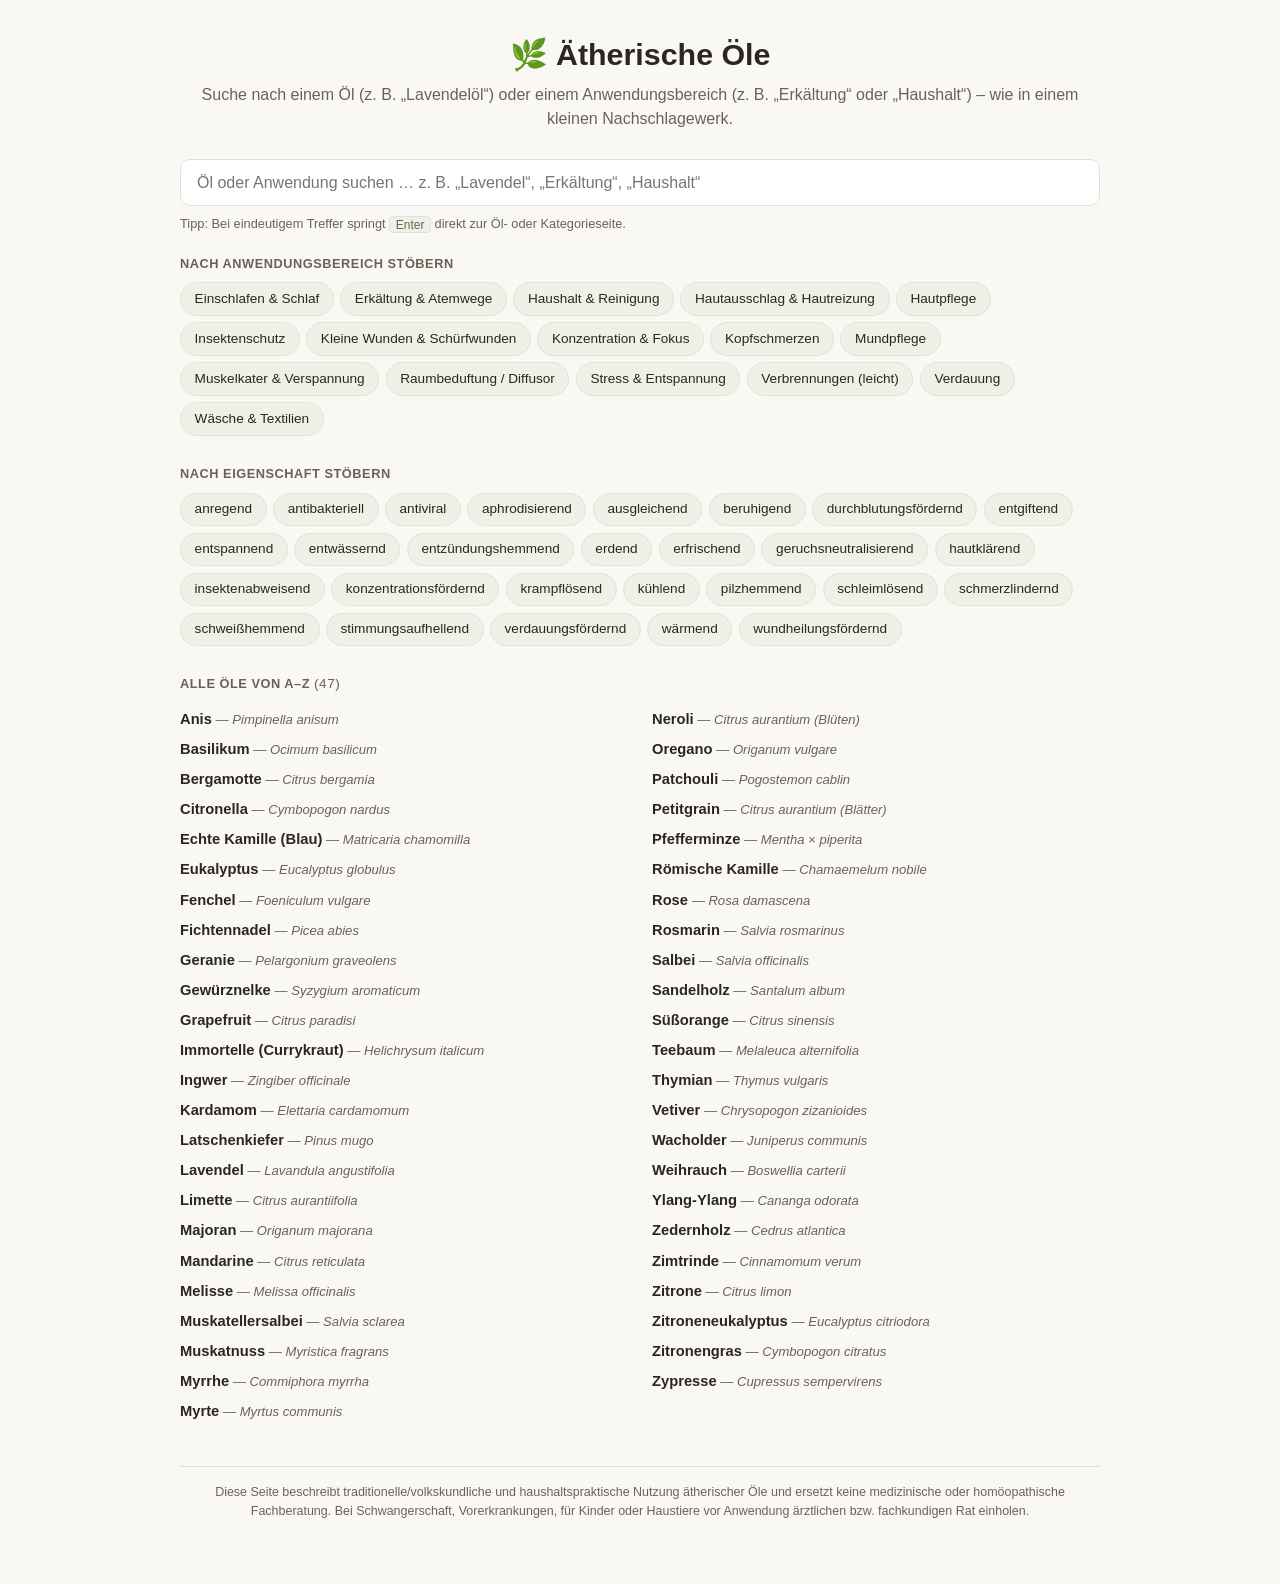
<file: index.html>
<!doctype html>
<html lang="de">
<head>
  <meta charset="utf-8" />
  <meta name="viewport" content="width=device-width, initial-scale=1" />
  <title>Ätherische Öle – Suche nach Anwendung &amp; Eigenschaften</title>
  <meta
    name="description"
    content="Suche nach Öl-Namen oder Anwendungsbereich: durchsuchbares Nachschlagewerk zu ätherischen Ölen mit Artikel- und Kategorieseiten."
  />
  <link rel="stylesheet" href="style.css" />
</head>
<body>
  <div class="wrap">
    <header class="page-header">
      <h1>🌿 Ätherische Öle</h1>
      <p>
        Suche nach einem Öl (z.&nbsp;B. „Lavendelöl“) oder einem Anwendungsbereich
        (z.&nbsp;B. „Erkältung“ oder „Haushalt“) – wie in einem kleinen Nachschlagewerk.
      </p>
    </header>

    <div class="search-box">
      <input
        id="search-input"
        type="text"
        placeholder="Öl oder Anwendung suchen … z. B. „Lavendel“, „Erkältung“, „Haushalt“"
        autocomplete="off"
      />
      <button id="clear-btn" class="clear-btn" type="button" aria-label="Suche löschen">✕</button>
    </div>
    <p class="search-hint">
      Tipp: Bei eindeutigem Treffer springt <kbd>Enter</kbd> direkt zur Öl- oder
      Kategorieseite.
    </p>

    <section id="search-results" class="search-results" hidden>
      <div id="results-oele" class="results-group">
        <h2>Öle</h2>
        <div class="results grid" id="results-oele-grid"></div>
      </div>
      <div id="results-tags" class="results-group">
        <h2>Anwendungsbereiche &amp; Eigenschaften</h2>
        <div class="chip-row link-chip-row" id="results-tags-row"></div>
      </div>
      <p id="results-empty" class="empty-state" hidden>
        Keine Treffer. Versuche einen anderen Begriff, z. B. einen Ölnamen oder
        ein Stichwort wie „Schlaf“ oder „Reinigung“.
      </p>
    </section>

    <section id="browse" class="browse">
      <div class="browse-section">
        <h2>Nach Anwendungsbereich stöbern</h2>
        <div id="anwendung-chips" class="chip-row link-chip-row"></div>
      </div>
      <div class="browse-section">
        <h2>Nach Eigenschaft stöbern</h2>
        <div id="eigenschaften-chips" class="chip-row link-chip-row"></div>
      </div>
      <div class="browse-section">
        <h2>Alle Öle von A–Z <span id="az-count" class="muted"></span></h2>
        <ul id="az-list" class="az-list"></ul>
      </div>
    </section>

    <footer class="disclaimer">
      Diese Seite beschreibt traditionelle/volkskundliche und haushaltspraktische
      Nutzung ätherischer Öle und ersetzt keine medizinische oder homöopathische
      Fachberatung. Bei Schwangerschaft, Vorerkrankungen, für Kinder oder
      Haustiere vor Anwendung ärztlichen bzw. fachkundigen Rat einholen.
    </footer>
  </div>

  <script src="data.js"></script>
  <script src="common.js"></script>
  <script src="search.js"></script>
</body>
</html>
</file>
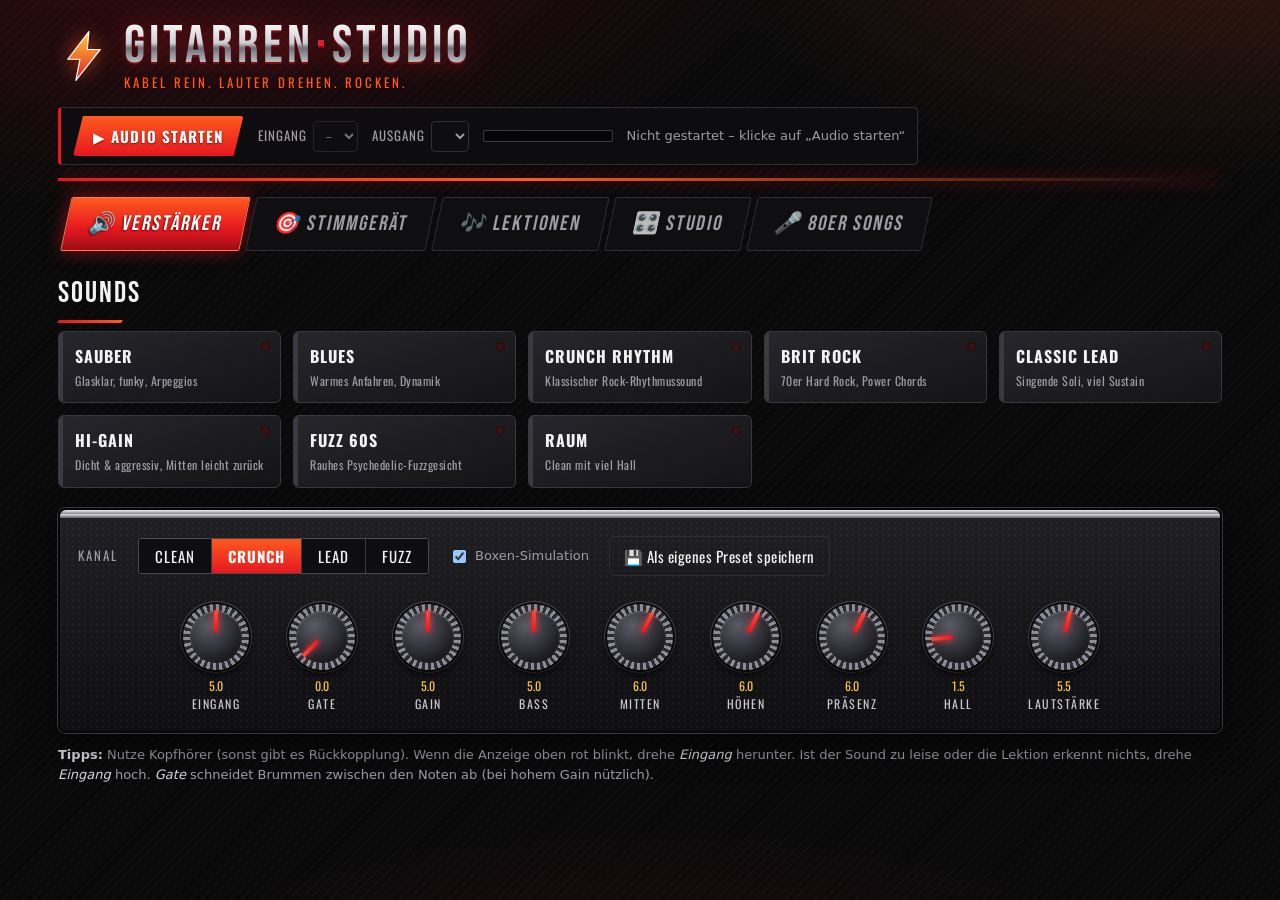
<file: gitarren-studio/index.html>
<!doctype html>
<html lang="de">
<head>
  <meta charset="utf-8">
  <meta name="viewport" content="width=device-width, initial-scale=1">
  <title>Gitarren-Studio</title>
  <link rel="preconnect" href="https://fonts.googleapis.com">
  <link rel="preconnect" href="https://fonts.gstatic.com" crossorigin>
  <link rel="stylesheet" href="https://fonts.googleapis.com/css2?family=Bebas+Neue&family=Oswald:wght@400;500;700&display=swap">
  <link rel="stylesheet" href="style.css">
</head>
<body>
<div class="app">
  <header class="top">
    <div class="brand">
      <svg class="logo" viewBox="0 0 64 64" aria-hidden="true">
        <defs><linearGradient id="lg" x1="0" y1="0" x2="0" y2="1"><stop offset="0" stop-color="#ffd23d"/><stop offset="1" stop-color="#e5171f"/></linearGradient></defs>
        <path d="M38 2 12 36h15l-5 26 30-38H36z" fill="url(#lg)" stroke="#fff" stroke-width="1.5" stroke-linejoin="round"/>
      </svg>
      <div><h1>Gitarren<span>·</span>Studio</h1><p>Kabel rein. Lauter drehen. Rocken.</p></div>
    </div>
    <div class="io">
      <button id="btnStart" class="primary">▶ Audio starten</button>
      <label>Eingang <select id="selIn" disabled><option>–</option></select></label>
      <label id="outWrap" hidden>Ausgang <select id="selOut"></select></label>
      <div class="meter" title="Eingangspegel"><div id="meterBar"></div><div id="clipDot" title="Übersteuert – Eingangspegel senken"></div></div>
      <span id="status" class="status">Nicht gestartet</span>
    </div>
  </header>

  <nav class="tabs" role="tablist">
    <button class="tab active" data-tab="amp" role="tab">🔊 Verstärker</button>
    <button class="tab" data-tab="tuner" role="tab">🎯 Stimmgerät</button>
    <button class="tab" data-tab="lessons" role="tab">🎶 Lektionen</button>
    <button class="tab" data-tab="studio" role="tab">🎛️ Studio</button>
    <button class="tab" data-tab="songs" role="tab">🎤 80er Songs</button>
  </nav>

  <main>
    <!-- VERSTÄRKER -->
    <section id="tab-amp" class="panel">
      <h2>Sounds</h2>
      <div id="presetGrid" class="preset-grid"></div>

      <div class="amp">
        <div class="amp-row">
          <span class="lbl">Kanal</span>
          <div id="channelSeg" class="seg"></div>
          <label class="check"><input type="checkbox" id="chkCab" checked> Boxen-Simulation</label>
          <button id="btnSavePreset" class="ghost">💾 Als eigenes Preset speichern</button>
        </div>
        <div id="knobs" class="knobs"></div>
      </div>
      <p class="hint">
        <b>Tipps:</b> Nutze Kopfhörer (sonst gibt es Rückkopplung). Wenn die Anzeige oben rot blinkt, drehe
        <i>Eingang</i> herunter. Ist der Sound zu leise oder die Lektion erkennt nichts, drehe <i>Eingang</i> hoch.
        <i>Gate</i> schneidet Brummen zwischen den Noten ab (bei hohem Gain nützlich).
      </p>
    </section>

    <!-- STIMMGERÄT -->
    <section id="tab-tuner" class="panel" hidden>
      <div class="tuner">
        <div class="tuner-note"><span id="tNote">–</span><sup id="tOct"></sup></div>
        <div class="gauge">
          <div class="gauge-zone"></div>
          <div class="gauge-mid"></div>
          <div id="needle"></div>
          <span class="gl">♭</span><span class="gr">♯</span>
        </div>
        <div id="tCents" class="tcents">–</div>
        <div id="tHint" class="thint">Spiele eine leere Saite an.</div>
        <div id="tStrings" class="strings"></div>
        <div class="tuner-opts">
          <label>Stimmung <select id="selTuning"></select></label>
          <label>Kammerton A4 <input id="inpRef" type="number" min="415" max="466" value="440"> Hz</label>
          <label class="check"><input type="checkbox" id="chkMuteTuner" checked> Verstärker beim Stimmen stummschalten</label>
        </div>
        <p class="hint">Klicke auf eine Saite, um den Referenzton zu hören.</p>
      </div>
    </section>

    <!-- LEKTIONEN -->
    <section id="tab-lessons" class="panel" hidden>
      <div class="lessons-layout">
        <aside class="side">
          <h2>Lektionen</h2>
          <div id="lessonList" class="lesson-list"></div>
          <details class="import">
            <summary>➕ Eigene Tabulatur einfügen</summary>
            <p class="hint small">Füge eine ASCII-Tabulatur ein (hohes <b>e</b> oben, 6 Zeilen pro System). Dein Song wird dann wie eine Lektion abgespielt.</p>
            <input id="impTitle" placeholder="Titel, z. B. Mein Riff">
            <div class="row">
              <label>Tempo <input id="impBpm" type="number" min="40" max="220" value="90"></label>
              <label>Schritte/Schlag
                <select id="impSteps"><option value="1">1</option><option value="2" selected>2 (Achtel)</option><option value="4">4 (Sechzehntel)</option></select>
              </label>
            </div>
            <textarea id="impTab" rows="9" spellcheck="false" placeholder="e|-----------------|&#10;B|-----------------|&#10;G|-----------------|&#10;D|-----2-----------|&#10;A|--0-----3--------|&#10;E|-3---------------|"></textarea>
            <button id="impAdd" class="primary small">Hinzufügen</button>
            <span id="impMsg" class="hint small"></span>
          </details>
          <p class="hint small">Die mitgelieferten Riffs sind selbst geschrieben („im Stil von …“). Echte Song-Tabs sind urheberrechtlich geschützt – bring deine eigenen mit.</p>
        </aside>

        <div class="stage">
          <div class="lesson-head">
            <div>
              <h2 id="lTitle">Lektion wählen</h2>
              <p id="lMeta" class="meta"></p>
            </div>
            <button id="btnLoadSound" class="ghost" hidden>🎚 Passenden Sound laden</button>
          </div>
          <p id="lDesc" class="desc"></p>
          <ul id="lTips" class="tips"></ul>

          <div class="hud">
            <div class="hud-item"><span class="k">Gespielt</span><span id="hudNote" class="v">–</span></div>
            <div class="hud-item"><span class="k">Treffer</span><span id="hudScore" class="v">0 %</span></div>
            <div class="hud-item"><span class="k">Serie</span><span id="hudStreak" class="v">0</span></div>
            <div class="hud-item hud-prog"><div id="hudProg"></div></div>
          </div>

          <div class="canvas-wrap">
            <canvas id="cv"></canvas>
            <div id="overlay" class="overlay" hidden></div>
          </div>

          <div class="controls">
            <button id="btnPlay" class="primary" disabled>▶ Start</button>
            <button id="btnStop" class="ghost" disabled>■ Stopp</button>
            <label class="speed">Tempo <input id="rngSpeed" type="range" min="40" max="120" value="100" step="5"> <span id="spdVal">100 %</span></label>
            <label class="check"><input type="checkbox" id="chkWait"> Wartemodus</label>
            <label class="check"><input type="checkbox" id="chkMetro" checked> Metronom</label>
            <label class="check"><input type="checkbox" id="chkLoop"> Wiederholen</label>
          </div>
          <p class="hint small">Leertaste = Start/Stopp. Nach dem Start zählt das Metronom 4 Schläge ein. Im <b>Wartemodus</b> hält die Anzeige an, bis du die Note triffst – ideal zum Üben.
            Zahlen = Bundnummer, Farbe = Saite (rot = tiefes E, violett = hohes e).</p>
        </div>
      </div>
    </section>

    <!-- STUDIO -->
    <section id="tab-studio" class="panel" hidden>
      <div class="studio-bar">
        <div id="stuSong" class="song-banner" hidden>
          <span class="mic">🎤</span><b id="stuSongName"></b>
          <button id="stuSongOff" class="ghost small">Song beenden</button>
        </div>
        <div class="transport">
          <button id="stuPlay" class="primary">▶ Play</button>
          <button id="stuStop" class="ghost" disabled>■ Stopp</button>
          <button id="stuRec" class="rec" title="Deine Gitarre zur Band aufnehmen (ein Durchlauf der Akkordfolge)">● Aufnehmen</button>
          <label>Tempo <input id="stuBpm" type="number" min="50" max="220" value="100"> BPM</label>
          <label>Geschwindigkeit <input id="stuSpeed" type="range" min="50" max="130" step="1" value="100"> <span id="stuSpeedVal">100 %</span></label>
          <label class="check"><input type="checkbox" id="stuMetro"> Metronom</label>
          <span id="stuPos" class="pos">Gestoppt</span>
        </div>
        <div class="prog">
          <label>Akkordfolge <select id="stuPreset"></select></label>
          <input id="stuChords" type="text" spellcheck="false" placeholder="z. B. E7*4 A7*2 E7*2 B7 A7 E7*2" aria-label="Akkorde">
        </div>
        <div id="stuChips" class="chips"></div>
        <p class="hint small">Ein Akkord = ein Takt, <b>*4</b> = vier Takte (z. B. <code>Am G*2 F/C D5 Em7 Bsus4</code>). Zahlen für 7er, <b>m</b> Moll, <b>5</b> Power Chord, <b>/C</b> Basston.</p>
        <p id="stuMsg" class="hint small"></p>
      </div>

      <div class="studio-tools">
        <label>Instrument hinzufügen <select id="stuAddSel"></select></label>
        <button id="stuAdd" class="ghost">➕ Hinzufügen</button>
        <label>Latenz-Ausgleich Aufnahme <input id="stuLatency" type="range" min="0" max="250" step="1"> <span id="stuLatVal">80 ms</span></label>
        <label>Mixdown
          <select id="stuLoops"><option value="1">1 Durchlauf</option><option value="2" selected>2 Durchläufe</option><option value="4">4 Durchläufe</option></select>
        </label>
        <button id="stuExport" class="ghost">💾 Als WAV speichern</button>
      </div>

      <div id="mixer" class="mixer"></div>
      <p class="hint">
        <b>So geht's:</b> Instrumente hinzufügen, Spielweise wählen, mit den Fadern mischen. Mit <i>● Aufnehmen</i> zählt das Studio einen Takt ein
        und nimmt dann deine Gitarre (mit deinem Verstärker-Sound) über einen Durchlauf der Akkordfolge auf – danach kannst du zu deinem Take weiterspielen oder weitere Takes übereinander legen.
        Läuft ein Take neben dem Beat, korrigiere den <i>Versatz</i> am Kanal. Nimm am besten mit Kopfhörern auf.
      </p>
    </section>

    <!-- 80ER SONGS -->
    <section id="tab-songs" class="panel" hidden>
      <div class="songs-head">
        <h2>80er Rock – Jam-Tracks</h2>
        <p class="hint">Wähle einen Song: Die Band spielt Intro, Strophe, Refrain, Solo und Outro – du spielst mit. Im Studio regelst du danach die <b>Geschwindigkeit</b> (50–130 %)
          und die <b>Lautstärke jedes einzelnen Instruments</b> (Fader), kannst Instrumente stummschalten (M) oder solo hören (S). Tipp: Stell Schlagzeug leiser, um den Beat selbst zu übernehmen.</p>
        <details class="taste">
          <summary>🎧 Mein Geschmack</summary>
          <p class="hint small">Diese Bands habe ich aus deiner Nachricht und deiner „For you“-Seite übernommen. Songs mit passenden Vorbildern stehen oben. Ändere die Liste (mit Komma getrennt) – sie wird im Browser gespeichert.</p>
          <div class="row"><input id="tasteInput" type="text" spellcheck="false" aria-label="Lieblingsbands"> <button id="tasteSave" class="ghost small">Speichern</button></div>
          <div id="tasteBands" class="bands"></div>
        </details>
        <div id="songFilter" class="song-filter"></div>
      </div>
      <div id="songGrid" class="song-grid"></div>
      <p class="hint small">Die Tracks sind frei komponierte Begleitungen im Stil der 80er (keine Originalaufnahmen und keine Nachbauten bestimmter Songs). Die Bandnamen öffnen YouTube Music, damit du dir die Originale anhören kannst. Ich habe keinen Zugriff auf dein YouTube-Music-Konto – deine Bandliste hast du mir selbst genannt.</p>
    </section>
  </main>
</div>

<script src="js/pitch.js"></script>
<script src="js/audio.js"></script>
<script src="js/lessons.js"></script>
<script src="js/studio-synth.js"></script>
<script src="js/songs.js"></script>
<script src="js/studio.js"></script>
<script src="js/songs-ui.js"></script>
<script src="js/app.js"></script>
</body>
</html>
</file>
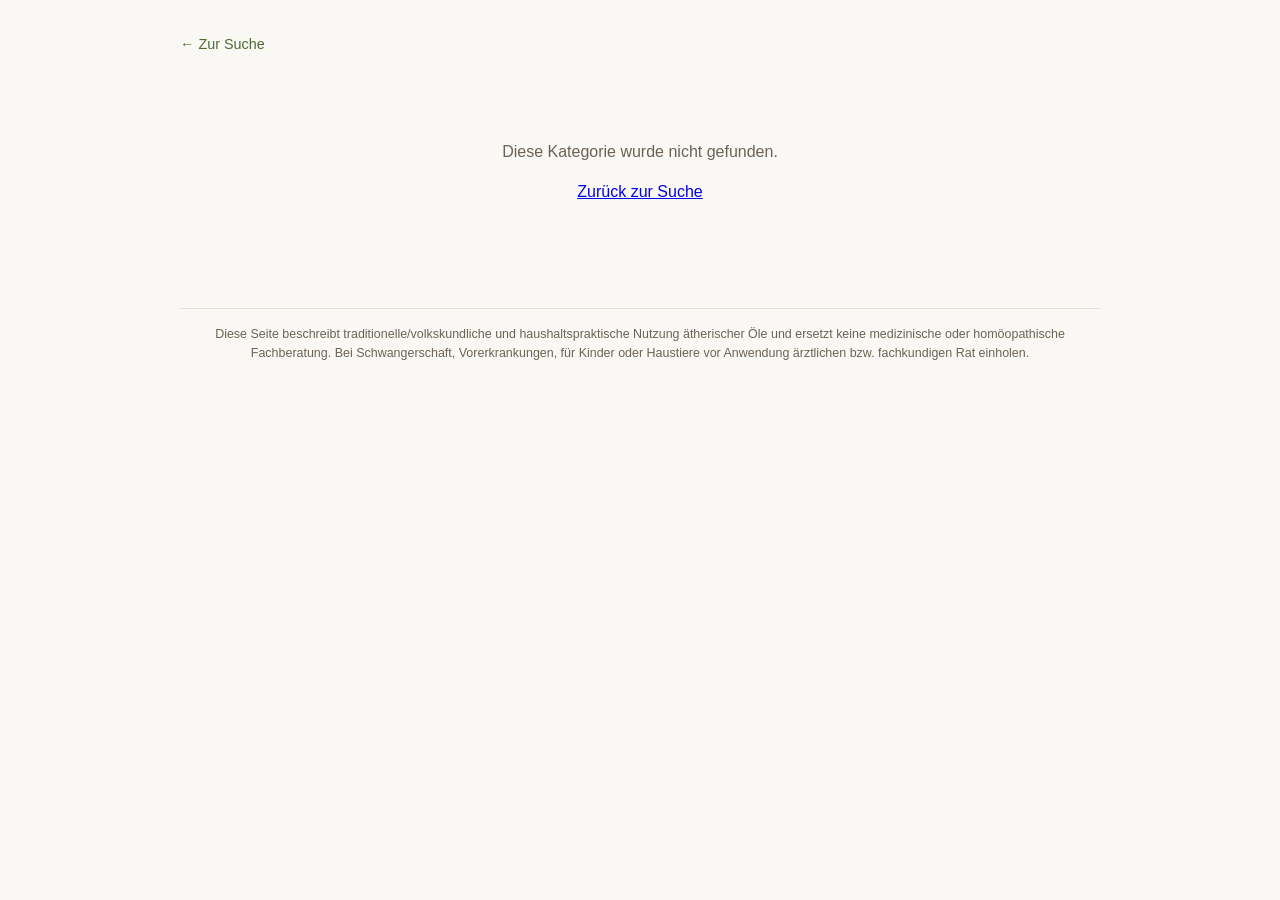
<file: anwendung.html>
<!doctype html>
<html lang="de">
<head>
  <meta charset="utf-8" />
  <meta name="viewport" content="width=device-width, initial-scale=1" />
  <title id="page-title">Kategorie – Ätherische Öle</title>
  <link rel="stylesheet" href="style.css" />
</head>
<body>
  <div class="wrap">
    <nav class="breadcrumb"><a href="index.html">← Zur Suche</a></nav>

    <div id="not-found" class="empty-state" hidden>
      <p>Diese Kategorie wurde nicht gefunden.</p>
      <p><a href="index.html">Zurück zur Suche</a></p>
    </div>

    <div id="category" hidden>
      <header class="article-header">
        <h1 id="tag-name"></h1>
        <p class="botanisch" id="tag-typ-label"></p>
      </header>

      <p id="tag-count" class="muted"></p>

      <div id="safety-note" class="safety-note" hidden>
        <strong id="safety-note-title"></strong>
        <p id="safety-note-text"></p>
      </div>

      <div class="results grid" id="tag-oils-grid"></div>
    </div>

    <footer class="disclaimer">
      Diese Seite beschreibt traditionelle/volkskundliche und haushaltspraktische
      Nutzung ätherischer Öle und ersetzt keine medizinische oder homöopathische
      Fachberatung. Bei Schwangerschaft, Vorerkrankungen, für Kinder oder
      Haustiere vor Anwendung ärztlichen bzw. fachkundigen Rat einholen.
    </footer>
  </div>

  <script src="data.js"></script>
  <script src="common.js"></script>
  <script src="anwendung.js"></script>
</body>
</html>
</file>
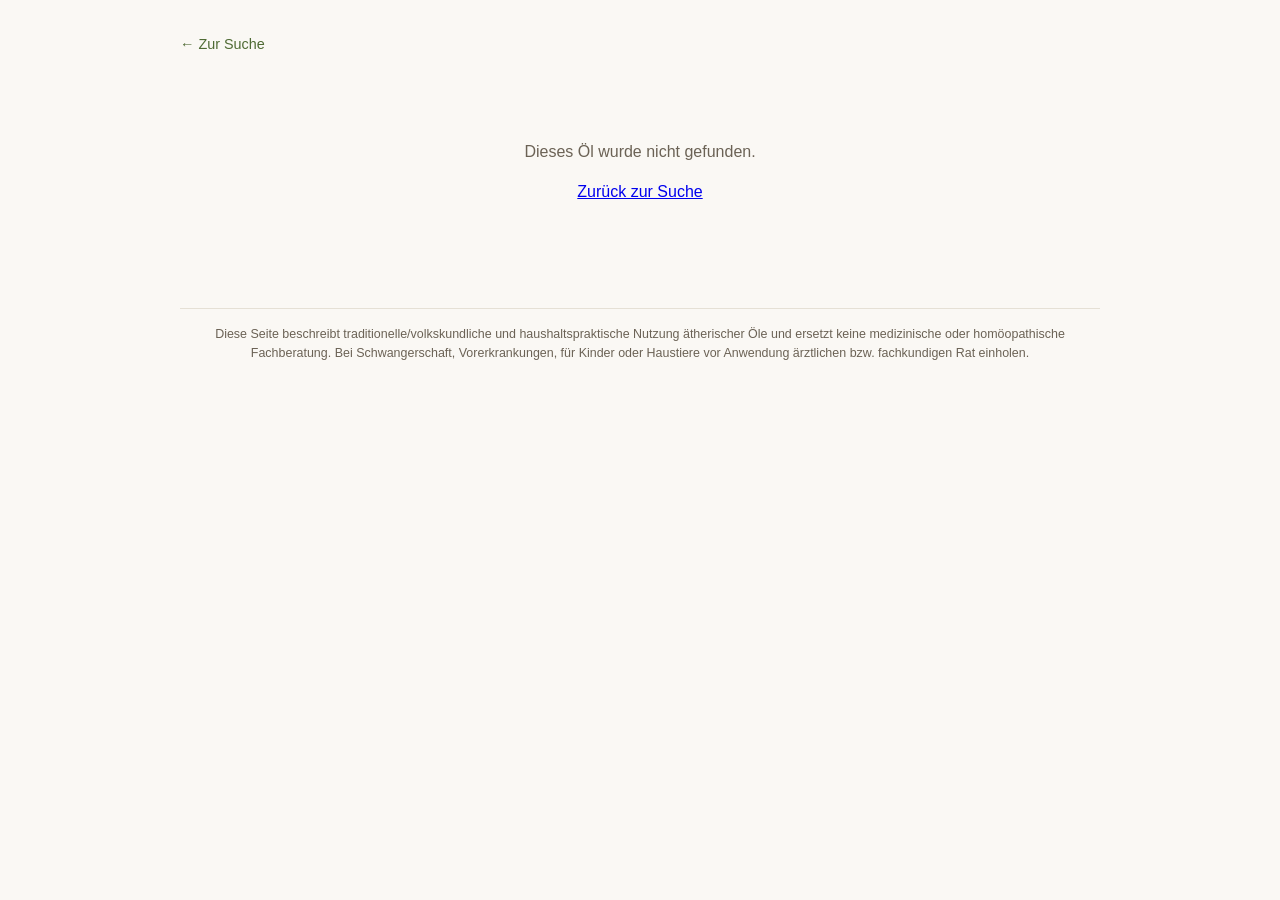
<file: oel.html>
<!doctype html>
<html lang="de">
<head>
  <meta charset="utf-8" />
  <meta name="viewport" content="width=device-width, initial-scale=1" />
  <title id="page-title">Öl-Artikel – Ätherische Öle</title>
  <link rel="stylesheet" href="style.css" />
</head>
<body>
  <div class="wrap">
    <nav class="breadcrumb"><a href="index.html">← Zur Suche</a></nav>

    <div id="not-found" class="empty-state" hidden>
      <p>Dieses Öl wurde nicht gefunden.</p>
      <p><a href="index.html">Zurück zur Suche</a></p>
    </div>

    <article id="article" class="article" hidden>
      <div class="hero" id="oil-hero" aria-hidden="true"></div>

      <header class="article-header">
        <h1 id="oil-name"></h1>
        <p class="botanisch" id="oil-botanisch"></p>
      </header>

      <div class="article-layout">
        <aside class="infobox">
          <h2>Steckbrief</h2>
          <dl>
            <dt>Botanischer Name</dt>
            <dd id="info-botanisch"></dd>
            <dt>Pflanzenfamilie</dt>
            <dd id="info-familie"></dd>
            <dt>Eigenschaften</dt>
            <dd><div class="chip-row link-chip-row" id="info-eigenschaften"></div></dd>
            <dt>Anwendungsbereiche</dt>
            <dd><div class="chip-row link-chip-row" id="info-anwendung"></div></dd>
          </dl>
        </aside>

        <div class="article-body">
          <section>
            <h2>Beschreibung</h2>
            <p id="oil-beschreibung"></p>
          </section>

          <section>
            <h2>Hinweise</h2>
            <div class="hinweis" id="oil-hinweise"></div>
            <div id="safety-notes"></div>
          </section>

          <section id="related-section">
            <h2>Ähnliche Öle</h2>
            <div class="results grid" id="related-grid"></div>
          </section>
        </div>
      </div>
    </article>

    <footer class="disclaimer">
      Diese Seite beschreibt traditionelle/volkskundliche und haushaltspraktische
      Nutzung ätherischer Öle und ersetzt keine medizinische oder homöopathische
      Fachberatung. Bei Schwangerschaft, Vorerkrankungen, für Kinder oder
      Haustiere vor Anwendung ärztlichen bzw. fachkundigen Rat einholen.
    </footer>
  </div>

  <script src="data.js"></script>
  <script src="common.js"></script>
  <script src="hero.js"></script>
  <script src="oel.js"></script>
</body>
</html>
</file>
<file: style.css>
:root {
  --bg: #faf8f4;
  --surface: #ffffff;
  --text: #2b2620;
  --text-muted: #6b6255;
  --accent: #6b8f47;
  --accent-dark: #4f6b34;
  --chip-bg: #eef1e6;
  --chip-active-bg: #6b8f47;
  --chip-active-text: #ffffff;
  --border: #e5e0d5;
  --shadow: 0 1px 3px rgba(43, 38, 32, 0.08);
  --warn-bg: #fff6e9;
  --warn-border: #f0d9a8;
  --critical-bg: #fdecec;
  --critical-border: #eab3ae;
  --critical-text: #7a2a20;
}

@media (prefers-color-scheme: dark) {
  :root {
    --bg: #1b1a17;
    --surface: #262420;
    --text: #f0ece2;
    --text-muted: #b3aa98;
    --accent: #9fc772;
    --accent-dark: #7fa856;
    --chip-bg: #33322b;
    --chip-active-bg: #7fa856;
    --chip-active-text: #16150f;
    --border: #3a382f;
    --shadow: 0 1px 3px rgba(0, 0, 0, 0.35);
    --warn-bg: #332a17;
    --warn-border: #5c4a25;
    --critical-bg: #3a201d;
    --critical-border: #6b3833;
    --critical-text: #f5b8b0;
  }
}

* {
  box-sizing: border-box;
}

body {
  margin: 0;
  font-family: "Segoe UI", Roboto, Helvetica, Arial, sans-serif;
  background: var(--bg);
  color: var(--text);
  line-height: 1.5;
}

.wrap {
  max-width: 960px;
  margin: 0 auto;
  padding: 2rem 1.25rem 4rem;
}

header.page-header {
  text-align: center;
  margin-bottom: 1.75rem;
}

header.page-header h1 {
  margin: 0 0 0.35rem;
  font-size: 1.9rem;
}

header.page-header p {
  margin: 0;
  color: var(--text-muted);
}

.search-box {
  position: relative;
  margin: 1.5rem 0 1.25rem;
}

.search-box input {
  width: 100%;
  padding: 0.85rem 2.75rem 0.85rem 1rem;
  font-size: 1rem;
  border: 1px solid var(--border);
  border-radius: 10px;
  background: var(--surface);
  color: var(--text);
}

.search-box input:focus {
  outline: 2px solid var(--accent);
  outline-offset: 1px;
}

.search-box .clear-btn {
  position: absolute;
  right: 0.6rem;
  top: 50%;
  transform: translateY(-50%);
  border: none;
  background: transparent;
  color: var(--text-muted);
  font-size: 1.1rem;
  cursor: pointer;
  padding: 0.25rem 0.5rem;
  display: none;
}

.search-box .clear-btn.visible {
  display: block;
}

.search-hint {
  margin: -0.75rem 0 1.25rem;
  color: var(--text-muted);
  font-size: 0.8rem;
}

.search-hint kbd {
  background: var(--chip-bg);
  border: 1px solid var(--border);
  border-radius: 4px;
  padding: 0.05rem 0.35rem;
  font-family: inherit;
  font-size: 0.75rem;
}

.muted {
  color: var(--text-muted);
  font-weight: 400;
  font-size: 0.85rem;
}

.chip-row {
  display: flex;
  flex-wrap: wrap;
  gap: 0.4rem;
}

.chip {
  display: inline-block;
  border: 1px solid var(--border);
  background: var(--chip-bg);
  color: var(--text);
  border-radius: 999px;
  padding: 0.35rem 0.85rem;
  font-size: 0.85rem;
  cursor: pointer;
  text-decoration: none;
  transition: background 0.15s, color 0.15s, border-color 0.15s;
}

.chip:hover {
  border-color: var(--accent);
  color: var(--accent-dark);
}

.chip.active {
  background: var(--chip-active-bg);
  border-color: var(--chip-active-bg);
  color: var(--chip-active-text);
  font-weight: 600;
}

.browse-section,
.results-group {
  margin-bottom: 1.75rem;
}

.browse-section h2,
.results-group h2 {
  font-size: 0.8rem;
  text-transform: uppercase;
  letter-spacing: 0.04em;
  color: var(--text-muted);
  margin: 0 0 0.6rem;
}

.az-list {
  list-style: none;
  margin: 0;
  padding: 0;
  columns: 2;
  column-gap: 1.5rem;
}

.az-list li {
  break-inside: avoid;
  padding: 0.25rem 0;
  font-size: 0.92rem;
}

.az-list a {
  color: var(--text);
  text-decoration: none;
  font-weight: 600;
}

.az-list a:hover {
  color: var(--accent-dark);
  text-decoration: underline;
}

.botanisch-inline {
  font-style: italic;
  color: var(--text-muted);
  font-size: 0.82rem;
  font-weight: 400;
}

.breadcrumb {
  margin-bottom: 1.25rem;
}

.breadcrumb a {
  color: var(--accent-dark);
  text-decoration: none;
  font-size: 0.9rem;
}

.breadcrumb a:hover {
  text-decoration: underline;
}

.hero {
  width: 100%;
  aspect-ratio: 900 / 260;
  border-radius: 16px;
  overflow: hidden;
  margin-bottom: 1.5rem;
  box-shadow: var(--shadow);
  background: var(--chip-bg);
}

.hero svg {
  display: block;
  width: 100%;
  height: 100%;
}

@media (max-width: 500px) {
  .hero {
    aspect-ratio: 900 / 340;
    border-radius: 12px;
  }
}

.article-header {
  margin-bottom: 1.5rem;
}

.article-header h1 {
  margin: 0 0 0.3rem;
  font-size: 2rem;
}

.article-layout {
  display: grid;
  grid-template-columns: 260px 1fr;
  gap: 1.75rem;
  align-items: start;
}

@media (max-width: 680px) {
  .article-layout {
    grid-template-columns: 1fr;
  }
}

.infobox {
  background: var(--surface);
  border: 1px solid var(--border);
  border-radius: 12px;
  padding: 1rem 1.1rem;
  box-shadow: var(--shadow);
}

.infobox h2 {
  margin: 0 0 0.75rem;
  font-size: 0.8rem;
  text-transform: uppercase;
  letter-spacing: 0.04em;
  color: var(--text-muted);
}

.infobox dl {
  margin: 0;
}

.infobox dt {
  font-size: 0.72rem;
  text-transform: uppercase;
  letter-spacing: 0.03em;
  color: var(--text-muted);
  margin-top: 0.85rem;
}

.infobox dt:first-child {
  margin-top: 0;
}

.infobox dd {
  margin: 0.25rem 0 0;
  font-size: 0.92rem;
}

.article-body section {
  margin-bottom: 1.75rem;
}

.article-body h2 {
  font-size: 1.05rem;
  margin: 0 0 0.6rem;
}

.article-body p {
  margin: 0;
}

.results {
  display: grid;
  grid-template-columns: repeat(auto-fill, minmax(270px, 1fr));
  gap: 1rem;
}

.card {
  background: var(--surface);
  border: 1px solid var(--border);
  border-radius: 12px;
  padding: 1.1rem 1.2rem;
  box-shadow: var(--shadow);
  display: flex;
  flex-direction: column;
  gap: 0.55rem;
  color: inherit;
  text-decoration: none;
  transition: border-color 0.15s, transform 0.1s;
}

.card.oil-link:hover {
  border-color: var(--accent);
  transform: translateY(-1px);
}

.card.oil-link:hover h3 {
  color: var(--accent-dark);
}

.card h3 {
  margin: 0;
  font-size: 1.15rem;
}

.card .botanisch {
  font-style: italic;
  color: var(--text-muted);
  font-size: 0.85rem;
  margin-top: -0.4rem;
}

.card p.beschreibung {
  margin: 0;
  font-size: 0.92rem;
}

.tag-row {
  display: flex;
  flex-wrap: wrap;
  gap: 0.3rem;
}

.tag {
  font-size: 0.72rem;
  background: var(--chip-bg);
  color: var(--text-muted);
  border-radius: 999px;
  padding: 0.15rem 0.6rem;
}

.tag.tag-anwendung {
  border: 1px dashed var(--border);
  background: transparent;
}

.hinweis {
  background: var(--warn-bg);
  border: 1px solid var(--warn-border);
  border-radius: 8px;
  padding: 0.5rem 0.65rem;
  font-size: 0.78rem;
  color: var(--text);
}

.hinweis strong {
  display: block;
  margin-bottom: 0.15rem;
  font-size: 0.72rem;
  text-transform: uppercase;
  letter-spacing: 0.03em;
  color: var(--text-muted);
}

.safety-note {
  background: var(--critical-bg);
  border: 1px solid var(--critical-border);
  border-radius: 10px;
  padding: 0.85rem 1rem;
  margin: 0.75rem 0 1.25rem;
  color: var(--critical-text);
}

.safety-note strong {
  display: block;
  margin-bottom: 0.35rem;
  font-size: 0.9rem;
}

.safety-note p {
  margin: 0;
  font-size: 0.85rem;
  line-height: 1.55;
  color: var(--text);
}

.empty-state {
  text-align: center;
  color: var(--text-muted);
  padding: 3rem 1rem;
}

mark {
  background: var(--accent);
  color: var(--chip-active-text);
  border-radius: 3px;
  padding: 0 0.1rem;
}

footer.disclaimer {
  margin-top: 2.5rem;
  padding-top: 1rem;
  border-top: 1px solid var(--border);
  font-size: 0.78rem;
  color: var(--text-muted);
  text-align: center;
}
</file>
<file: gitarren-studio/style.css>
/* ================================================================
   GITARREN·STUDIO – Rock-Optik: Schwarz, Rot, Chrom, Bühnenlicht
   ================================================================ */
:root {
  --bg: #09090a;
  --panel: #131315;
  --panel2: #1b1b1f;
  --line: #2d2d34;
  --text: #f3f3f3;
  --muted: #9d9da6;
  --accent: #e5171f;
  --accent2: #ff5a1f;
  --gold: #ffc83d;
  --good: #3ddc84;
  --bad: #ff4d4d;
  --display: "Bebas Neue", Impact, "Haettenschweiler", "Arial Narrow Bold", sans-serif;
  --label: "Oswald", "Arial Narrow", "Roboto Condensed", system-ui, sans-serif;
  color-scheme: dark;
}
* { box-sizing: border-box; }
html, body { margin: 0; color: var(--text); font: 15px/1.5 system-ui, -apple-system, "Segoe UI", Roboto, sans-serif; }
body {
  min-height: 100vh;
  background:
    radial-gradient(1100px 520px at 12% -12%, #7a0c1466, transparent 62%),
    radial-gradient(900px 420px at 96% -8%, #ff5a1f2e, transparent 60%),
    radial-gradient(800px 300px at 50% 115%, #e5171f22, transparent 70%),
    repeating-linear-gradient(135deg, #ffffff05 0 2px, transparent 2px 7px),
    var(--bg);
  background-attachment: fixed;
}
.app { max-width: 1200px; margin: 0 auto; padding: 14px 18px 48px; }
h1, h2, h3 { margin: 0; }
h2 { font-family: var(--display); font-size: 30px; letter-spacing: 2px; font-weight: 400; margin-bottom: 8px; }
h2::after { content: ""; display: block; width: 64px; height: 3px; margin-top: 4px; background: linear-gradient(90deg, var(--accent), var(--accent2)); transform: skewX(-30deg); }

button, select, input, textarea { font: inherit; color: inherit; }
button { cursor: pointer; border: 1px solid var(--line); background: var(--panel2); border-radius: 4px; padding: 8px 14px; transition: .12s; font-family: var(--label); letter-spacing: .5px; }
button:hover:not(:disabled) { border-color: var(--accent); box-shadow: 0 0 12px #e5171f55; }
button:disabled { opacity: .4; cursor: default; }
button.primary {
  background: linear-gradient(180deg, var(--accent2), var(--accent)); color: #fff; border: none; font-weight: 700;
  text-transform: uppercase; letter-spacing: 1.2px; padding: 9px 20px; text-shadow: 0 1px 2px #0008;
  clip-path: polygon(10px 0, 100% 0, calc(100% - 10px) 100%, 0 100%);
}
button.primary:hover:not(:disabled) { filter: brightness(1.15); box-shadow: none; }
button.ghost { background: transparent; }
button.small { padding: 4px 10px; font-size: 13px; }
a.ghost { display: inline-block; border: 1px solid var(--line); border-radius: 4px; padding: 8px 14px; color: var(--text); text-decoration: none; font-family: var(--label); font-size: 14px; }
a.ghost:hover { border-color: var(--gold); color: var(--gold); }
select, input[type=number], input[type=text], input:not([type]), textarea {
  background: #0e0e10; border: 1px solid var(--line); border-radius: 4px; padding: 6px 8px;
}
select:hover, input:hover { border-color: #55555f; }
textarea { width: 100%; font-family: ui-monospace, Menlo, Consolas, monospace; font-size: 12px; }
:focus-visible { outline: 2px solid var(--gold); outline-offset: 2px; }
code { background: #0e0e10; border: 1px solid var(--line); padding: 0 5px; border-radius: 3px; font-size: 12px; }
input[type=range] { accent-color: var(--accent); }

/* ---------- Kopfzeile ---------- */
.top { display: flex; flex-wrap: wrap; gap: 14px 26px; align-items: center; justify-content: space-between; padding: 6px 0 16px; position: relative; }
.top::after { content: ""; position: absolute; left: 0; right: 0; bottom: 0; height: 3px; background: linear-gradient(90deg, var(--accent), var(--accent2) 40%, transparent); box-shadow: 0 0 16px #e5171f99; }
.brand { display: flex; gap: 14px; align-items: center; }
.brand .logo { width: 52px; height: 52px; filter: drop-shadow(0 0 10px #ff5a1f99); }
.brand h1 {
  font-family: var(--display); font-weight: 400; font-size: 54px; line-height: .95; letter-spacing: 4px; text-transform: uppercase;
  background: linear-gradient(180deg, #fff 0%, #cfcfd6 45%, #6f6f78 55%, #e9e9ee 100%); -webkit-background-clip: text; background-clip: text; color: transparent;
  filter: drop-shadow(0 2px 0 #7a0c14) drop-shadow(0 0 14px #e5171f66);
}
.brand h1 span { color: var(--accent); -webkit-text-fill-color: var(--accent); padding: 0 2px; }
.brand p { margin: 2px 0 0; color: var(--accent2); font-family: var(--label); font-size: 13px; letter-spacing: 3px; text-transform: uppercase; }
.io { display: flex; flex-wrap: wrap; gap: 10px 14px; align-items: center; background: #0d0d0fcc; border: 1px solid var(--line); border-left: 3px solid var(--accent); padding: 8px 12px; border-radius: 4px; }
.io label { display: flex; gap: 6px; align-items: center; color: var(--muted); font-family: var(--label); font-size: 13px; text-transform: uppercase; letter-spacing: 1px; }
.io select { max-width: 220px; text-transform: none; letter-spacing: 0; font-family: system-ui, sans-serif; }
.meter { position: relative; width: 130px; height: 12px; background: #050506; border: 1px solid #3a3a42; border-radius: 2px; overflow: hidden; }
#meterBar { height: 100%; width: 0; background: linear-gradient(90deg, var(--good) 0%, #d9e04a 62%, var(--bad) 100%); background-size: 130px 100%; transition: width .05s linear; }
#clipDot { position: absolute; right: 0; top: 0; width: 8px; height: 100%; background: transparent; }
#clipDot.on { background: var(--bad); box-shadow: 0 0 8px var(--bad); }
.status { font-size: 13px; color: var(--muted); max-width: 440px; }
.status.ok { color: var(--good); }
.status.err { color: var(--bad); }

/* ---------- Tabs ---------- */
.tabs { display: flex; flex-wrap: wrap; gap: 6px; margin: 16px 0 20px; padding-left: 8px; }
.tab {
  border: 1px solid var(--line); background: #0f0f11; color: var(--muted); padding: 10px 22px; border-radius: 2px;
  transform: skewX(-12deg); font-family: var(--display); font-size: 21px; letter-spacing: 2px; text-transform: uppercase; font-weight: 400;
}
.tab:hover:not(:disabled) { color: #fff; border-color: var(--accent); }
.tab.active { background: linear-gradient(180deg, var(--accent2), var(--accent) 60%, #9c0d14); color: #fff; border-color: #ff7a4a; box-shadow: 0 0 18px #e5171f88; text-shadow: 0 1px 2px #0009; }

.panel[hidden] { display: none; }
.hint { color: var(--muted); font-size: 13px; margin: 12px 0 0; }
.hint.small { font-size: 12px; }
.hint b, .hint i { color: #d8d8de; }
.check { display: inline-flex; align-items: center; gap: 6px; color: var(--muted); font-size: 13px; }

/* ---------- Verstärker ---------- */
.preset-grid { display: grid; grid-template-columns: repeat(auto-fill, minmax(190px, 1fr)); gap: 12px; margin-bottom: 20px; }
.preset {
  text-align: left; padding: 12px 14px 12px 16px; position: relative; border-radius: 6px; overflow: hidden;
  background: linear-gradient(160deg, #26262c, #141416); border: 1px solid #38383f;
}
.preset::before { content: ""; position: absolute; left: 0; top: 0; bottom: 0; width: 4px; background: #3a3a42; }
.preset::after { content: ""; position: absolute; right: 10px; top: 10px; width: 9px; height: 9px; border-radius: 50%; background: #3a1214; box-shadow: inset 0 0 2px #000; }
.preset b { display: block; font-family: var(--label); font-size: 16px; text-transform: uppercase; letter-spacing: 1px; font-weight: 700; }
.preset span { color: var(--muted); font-size: 12px; }
.preset.active { border-color: var(--accent); background: linear-gradient(160deg, #3a1517, #17090a); }
.preset.active::before { background: linear-gradient(180deg, var(--accent2), var(--accent)); }
.preset.active::after { background: #ff3030; box-shadow: 0 0 10px 2px #ff3030; }
.preset .del { position: absolute; right: 24px; top: 6px; z-index: 2; font-size: 12px; color: var(--muted); padding: 0 5px; border: none; background: transparent; }
.preset .del::after, .preset .del::before { display: none; }

.amp {
  position: relative; border-radius: 8px; padding: 18px 18px 12px; border: 2px solid #050506;
  background:
    radial-gradient(circle at 1px 1px, #ffffff0a 1px, transparent 1.5px) 0 0 / 6px 6px,
    linear-gradient(180deg, #202024, #0f0f11);
  box-shadow: 0 0 0 1px #3a3a42, 0 10px 30px #000a, inset 0 2px 0 #ffffff10;
}
.amp::before { content: ""; position: absolute; left: 0; right: 0; top: 0; height: 8px; border-radius: 6px 6px 0 0; background: linear-gradient(180deg, #f0f0f4, #8c8c96 45%, #d6d6dc 55%, #5d5d66); }
.amp-row { display: flex; flex-wrap: wrap; align-items: center; gap: 12px 20px; margin: 8px 0 18px; }
.lbl { color: var(--muted); font-family: var(--label); text-transform: uppercase; letter-spacing: 2px; font-size: 13px; }
.seg { display: inline-flex; border: 1px solid #4a4a54; border-radius: 3px; overflow: hidden; }
.seg button { border: none; border-radius: 0; background: #0e0e10; padding: 6px 16px; text-transform: uppercase; letter-spacing: 1px; }
.seg button + button { border-left: 1px solid #3a3a42; }
.seg button.active { background: linear-gradient(180deg, var(--accent2), var(--accent)); color: #fff; font-weight: 700; box-shadow: none; }
.knobs { display: flex; flex-wrap: wrap; gap: 16px 24px; justify-content: center; padding: 10px 0 6px; }
.knob { width: 82px; text-align: center; user-select: none; outline: none; }
.dial {
  position: relative; width: 66px; height: 66px; margin: 0 auto 7px; border-radius: 50%; touch-action: none; cursor: ns-resize;
  background: repeating-conic-gradient(from 0deg, #8d8d97 0 6deg, #2a2a30 6deg 12deg);
  box-shadow: 0 5px 10px #000c, 0 0 0 2px #0a0a0b, 0 0 0 3px #4a4a54;
}
.dial::before { content: ""; position: absolute; inset: 7px; border-radius: 50%; background: radial-gradient(circle at 35% 28%, #5b5b66, #1b1b20 72%); box-shadow: inset 0 1px 2px #fff3; }
.knob:focus-visible .dial { outline: 2px solid var(--gold); outline-offset: 4px; }
.dial .pointer { position: absolute; left: 50%; top: 6px; width: 4px; height: 22px; margin-left: -2px; border-radius: 2px; background: linear-gradient(180deg, #ff4a3a, var(--accent)); box-shadow: 0 0 6px #ff3030; transform-origin: 50% 27px; z-index: 1; }
.knob .kv { font-size: 12px; color: var(--gold); font-variant-numeric: tabular-nums; font-family: var(--label); }
.knob .kl { font-family: var(--label); font-size: 12px; letter-spacing: 1.5px; text-transform: uppercase; color: #c8c8d0; }

/* ---------- Stimmgerät ---------- */
.tuner { max-width: 640px; margin: 0 auto; text-align: center; }
.tuner-note { font-family: var(--display); font-size: 150px; line-height: 1; letter-spacing: 4px; min-height: 150px; transition: color .15s, text-shadow .15s; text-shadow: 0 0 24px #e5171f66; }
.tuner-note sup { font-size: 40px; color: var(--muted); font-weight: 400; vertical-align: top; position: relative; top: 18px; text-shadow: none; }
.tuner-note.ok { color: var(--good); text-shadow: 0 0 28px #3ddc8488; }
.gauge { position: relative; height: 50px; margin: 14px 20px 6px; background: #050506; border: 2px solid #3a3a42; border-radius: 4px;
  background-image: repeating-linear-gradient(90deg, #ffffff22 0 1px, transparent 1px 10%); overflow: hidden; }
.gauge-zone { position: absolute; left: 47%; width: 6%; top: 0; bottom: 0; background: #3ddc8426; }
.gauge-mid { position: absolute; left: 50%; top: 0; bottom: 0; width: 2px; background: #ffffff66; }
#needle { position: absolute; top: 3px; bottom: 3px; width: 5px; margin-left: -2.5px; left: 50%; border-radius: 2px; background: var(--muted); transition: left .09s linear, background .15s; }
#needle.ok { background: var(--good); box-shadow: 0 0 12px var(--good); }
#needle.off { background: var(--accent2); box-shadow: 0 0 10px #ff5a1f; }
.gl, .gr { position: absolute; top: 12px; color: var(--muted); font-size: 18px; }
.gl { left: 10px; } .gr { right: 10px; }
.tcents { font-size: 20px; font-variant-numeric: tabular-nums; color: var(--muted); height: 30px; font-family: var(--label); letter-spacing: 1px; }
.thint { min-height: 26px; color: var(--muted); margin-bottom: 14px; font-family: var(--label); letter-spacing: 1px; text-transform: uppercase; }
.thint.ok { color: var(--good); font-weight: 700; }
.strings { display: flex; justify-content: center; gap: 12px; flex-wrap: wrap; margin-bottom: 18px; }
.strings button { width: 64px; height: 64px; border-radius: 50%; font-family: var(--display); font-size: 28px; padding: 0; position: relative; background: radial-gradient(circle at 35% 30%, #34343b, #131315); }
.strings button small { position: absolute; bottom: 4px; left: 0; right: 0; font-size: 9px; color: var(--muted); font-family: var(--label); letter-spacing: .5px; }
.strings button.near { border-color: var(--gold); box-shadow: 0 0 14px #ffc83d88; }
.strings button.done { background: #14301f; border-color: var(--good); box-shadow: 0 0 12px #3ddc8455; }
.tuner-opts { display: flex; flex-wrap: wrap; justify-content: center; gap: 12px 22px; align-items: center; }
.tuner-opts label { color: var(--muted); font-size: 13px; display: flex; gap: 6px; align-items: center; }
.tuner-opts input[type=number] { width: 70px; }

/* ---------- Lektionen ---------- */
.lessons-layout { display: grid; grid-template-columns: 310px 1fr; gap: 24px; align-items: start; }
@media (max-width: 880px) { .lessons-layout { grid-template-columns: 1fr; } }
.lesson-list { display: flex; flex-direction: column; gap: 8px; margin-bottom: 14px; }
.lesson { text-align: left; padding: 10px 12px 10px 16px; position: relative; border-radius: 4px; background: linear-gradient(160deg, #1f1f24, #121214); }
.lesson::before { content: ""; position: absolute; left: 0; top: 0; bottom: 0; width: 4px; background: #3a3a42; }
.lesson b { display: block; font-family: var(--label); font-size: 15px; letter-spacing: .5px; }
.lesson .sub { display: flex; justify-content: space-between; gap: 8px; color: var(--muted); font-size: 12px; margin-top: 2px; }
.lesson.active { border-color: var(--accent); background: linear-gradient(160deg, #3a1517, #17090a); }
.lesson.active::before { background: linear-gradient(180deg, var(--accent2), var(--accent)); }
.lesson .stars { color: var(--gold); letter-spacing: 1px; }
.import { background: var(--panel); border: 1px solid var(--line); border-radius: 4px; padding: 10px 12px; margin-bottom: 12px; }
.import summary { cursor: pointer; font-family: var(--label); text-transform: uppercase; letter-spacing: 1px; }
.import input[type=text], .import input:not([type]) { width: 100%; margin: 8px 0; }
.import .row { display: flex; gap: 12px; flex-wrap: wrap; margin-bottom: 8px; }
.import label { font-size: 12px; color: var(--muted); display: flex; flex-direction: column; gap: 3px; }
.import input[type=number] { width: 80px; }
.lesson-head { display: flex; justify-content: space-between; align-items: flex-start; gap: 10px; flex-wrap: wrap; }
.meta { margin: 2px 0 0; color: var(--accent2); font-family: var(--label); font-size: 14px; letter-spacing: 1.5px; text-transform: uppercase; }
.desc { margin: 8px 0 4px; }
.tips { margin: 4px 0 12px; padding-left: 20px; color: var(--muted); font-size: 13px; }
.hud { display: flex; gap: 12px; align-items: center; margin-bottom: 10px; flex-wrap: wrap; }
.hud-item { background: #0d0d0f; border: 1px solid var(--line); border-top: 2px solid var(--accent); border-radius: 3px; padding: 4px 14px; display: flex; flex-direction: column; min-width: 92px; }
.hud-item .k { font-family: var(--label); font-size: 10px; text-transform: uppercase; letter-spacing: 1.5px; color: var(--muted); }
.hud-item .v { font-family: var(--display); font-size: 26px; letter-spacing: 1px; font-variant-numeric: tabular-nums; line-height: 1.1; }
.hud-item.hud-prog { flex: 1; min-width: 120px; height: 10px; padding: 0; background: #050506; overflow: hidden; align-self: center; flex-direction: row; border-top: 1px solid var(--line); }
#hudProg { height: 100%; width: 0; background: linear-gradient(90deg, var(--accent), var(--accent2)); box-shadow: 0 0 8px var(--accent); }
.canvas-wrap { position: relative; border: 2px solid #3a3a42; border-radius: 6px; overflow: hidden; background: radial-gradient(900px 260px at 50% 110%, #5a0a1255, transparent 70%), #08080a; box-shadow: 0 0 0 1px #000, 0 8px 28px #000a; }
#cv { display: block; width: 100%; height: 340px; }
.overlay { position: absolute; inset: 0; background: #000d; display: flex; flex-direction: column; align-items: center; justify-content: center; gap: 8px; text-align: center; }
.overlay[hidden] { display: none; }
.overlay .big { font-family: var(--display); font-size: 84px; letter-spacing: 3px; line-height: 1; text-shadow: 0 0 24px #e5171f; }
.overlay .stars { font-size: 38px; color: var(--gold); text-shadow: 0 0 14px #ffc83d88; }
.controls { display: flex; flex-wrap: wrap; gap: 12px 20px; align-items: center; margin-top: 14px; }
.speed { display: flex; gap: 8px; align-items: center; color: var(--muted); font-size: 13px; }
.speed span { min-width: 46px; color: var(--text); }

/* ---------- Studio ---------- */
button.rec { border-color: #7a1c20; color: #ff7b7b; font-weight: 700; text-transform: uppercase; letter-spacing: 1px; }
button.rec.on { background: #5a1014; color: #fff; border-color: var(--bad); animation: blink 1s steps(2, start) infinite; }
@keyframes blink { 50% { opacity: .6; } }
.studio-bar { position: relative; background: linear-gradient(180deg, #1c1c20, #101012); border: 1px solid var(--line); border-top: 3px solid var(--accent); border-radius: 6px; padding: 14px 16px; margin-bottom: 16px; box-shadow: 0 8px 24px #0008; }
.song-banner { display: flex; align-items: center; gap: 12px; margin: -2px 0 12px; padding: 8px 12px; background: linear-gradient(90deg, #5a0a1255, transparent); border-left: 4px solid var(--gold); }
.song-banner b { font-family: var(--display); font-size: 26px; letter-spacing: 2px; font-weight: 400; flex: 1; }
.song-banner[hidden] { display: none; }
.transport, .prog, .studio-tools { display: flex; flex-wrap: wrap; align-items: center; gap: 10px 18px; }
.transport label, .prog label, .studio-tools label { display: flex; gap: 6px; align-items: center; color: var(--muted); font-size: 13px; }
.transport input[type=number] { width: 70px; }
.transport input[type=range] { width: 130px; }
.pos { font-family: var(--label); font-variant-numeric: tabular-nums; color: var(--gold); min-width: 240px; letter-spacing: 1px; text-transform: uppercase; }
.prog { margin-top: 12px; }
#stuChords { flex: 1; min-width: 240px; font-family: ui-monospace, Menlo, Consolas, monospace; }
.chips { display: flex; flex-wrap: wrap; align-items: center; gap: 5px; margin-top: 12px; }
.sec-label { font-family: var(--label); font-size: 11px; text-transform: uppercase; letter-spacing: 1.5px; color: var(--accent2); margin: 0 4px 0 12px; padding: 2px 6px; border-left: 2px solid var(--accent2); }
.chips .sec-label:first-child { margin-left: 0; }
.chip { min-width: 44px; padding: 5px 8px; text-align: center; border-radius: 3px; background: #0e0e10; border: 1px solid var(--line); font-family: var(--label); font-weight: 700; font-size: 13px; letter-spacing: .5px; }
.chip.cont { color: var(--muted); font-weight: 400; min-width: 28px; }
.chip.now { background: linear-gradient(180deg, var(--accent2), var(--accent)); color: #fff; border-color: #ff7a4a; box-shadow: 0 0 12px #e5171f99; }
.studio-tools { margin-bottom: 16px; }
.mixer { display: flex; gap: 10px; overflow-x: auto; padding: 4px 2px 12px; align-items: stretch; }
.strip {
  flex: 0 0 132px; border-radius: 6px; padding: 10px 8px; display: flex; flex-direction: column; gap: 8px; align-items: center;
  background: radial-gradient(circle at 1px 1px, #ffffff08 1px, transparent 1.5px) 0 0 / 6px 6px, linear-gradient(180deg, #25252a, #131315);
  border: 1px solid #38383f; box-shadow: inset 0 3px 0 #50505a, 0 6px 14px #0008;
}
.strip.master { box-shadow: inset 0 3px 0 var(--accent), 0 0 16px #e5171f33, 0 6px 14px #0008; border-color: #6a1a1f; }
.s-head { display: flex; align-items: center; gap: 4px; width: 100%; font-family: var(--label); font-weight: 700; font-size: 12px; text-transform: uppercase; letter-spacing: .8px; }
.s-title { flex: 1; overflow: hidden; text-overflow: ellipsis; white-space: nowrap; }
.s-del { border: none; background: transparent; color: var(--muted); padding: 0 4px; box-shadow: none !important; }
.s-extra { display: flex; flex-direction: column; gap: 6px; width: 100%; align-items: stretch; min-height: 62px; justify-content: flex-start; }
.s-extra select { width: 100%; font-size: 12px; padding: 4px; }
.s-fader { display: flex; gap: 8px; align-items: stretch; height: 150px; }
.meter-v { position: relative; width: 9px; background: #050506; border-radius: 2px; overflow: hidden; border: 1px solid #3a3a42; }
.mv-fill { position: absolute; left: 0; right: 0; bottom: 0; height: 0; background: linear-gradient(0deg, var(--good), #d9e04a 65%, var(--bad)); background-size: 100% 150px; background-position: bottom; }
input.vfader { writing-mode: vertical-lr; direction: rtl; width: 26px; height: 150px; margin: 0; padding: 0; accent-color: var(--accent); }
.s-val { font-family: var(--label); font-size: 13px; color: var(--gold); font-variant-numeric: tabular-nums; }
.s-row { display: flex; align-items: center; gap: 4px; width: 100%; font-family: var(--label); font-size: 11px; color: var(--muted); text-transform: uppercase; letter-spacing: 1px; }
.s-row input[type=range] { flex: 1; min-width: 0; }
.s-btns { display: flex; gap: 6px; }
.s-btns button { width: 36px; padding: 4px 0; font-weight: 700; border-radius: 3px; }
.s-btns .mute.on { background: #7a1c20; border-color: var(--bad); color: #fff; }
.s-btns .solo.on { background: var(--gold); color: #1a1000; border-color: var(--gold); }

/* ---------- 80er Songs ---------- */
.songs-head { margin-bottom: 14px; }
.song-filter { display: flex; flex-wrap: wrap; gap: 8px; margin-top: 12px; }
.fchip { border-radius: 2px; padding: 5px 14px; font-size: 13px; text-transform: uppercase; letter-spacing: 1px; transform: skewX(-10deg); background: #0f0f11; }
.fchip.on { background: linear-gradient(180deg, var(--accent2), var(--accent)); color: #fff; border-color: #ff7a4a; }
.song-grid { display: grid; grid-template-columns: repeat(auto-fill, minmax(300px, 1fr)); gap: 18px; margin: 16px 0 10px; }
.song-card { border-radius: 8px; overflow: hidden; background: linear-gradient(180deg, #1d1d22, #101012); border: 1px solid #36363e; box-shadow: 0 8px 22px #000a; transition: transform .15s, box-shadow .15s; }
.song-card:hover { transform: translateY(-3px); box-shadow: 0 12px 30px #000c, 0 0 0 1px hsl(var(--hue) 80% 45%); }
.cover {
  position: relative; height: 128px; padding: 14px 16px; display: flex; flex-direction: column; justify-content: flex-end; overflow: hidden;
  background:
    repeating-linear-gradient(115deg, #ffffff10 0 2px, transparent 2px 14px),
    radial-gradient(260px 120px at 85% 0%, hsl(var(--hue) 100% 60% / .55), transparent 70%),
    linear-gradient(135deg, hsl(var(--hue) 80% 10%), hsl(var(--hue) 85% 28%) 70%, hsl(calc(var(--hue) + 25) 90% 40%));
}
.cover::after { content: ""; position: absolute; left: 0; right: 0; bottom: 0; height: 4px; background: linear-gradient(90deg, hsl(var(--hue) 100% 55%), transparent); }
.cover-style { font-family: var(--label); font-size: 12px; letter-spacing: 3px; text-transform: uppercase; color: #ffffffcc; }
.cover-title { font-family: var(--display); font-size: 40px; line-height: 1; letter-spacing: 2px; text-transform: uppercase; text-shadow: 0 2px 0 #0008, 0 0 18px hsl(var(--hue) 100% 50% / .7); }
.fav { position: absolute; right: 8px; top: 8px; width: 34px; height: 34px; padding: 0; border-radius: 50%; border: none; background: #0007; font-size: 20px; color: #fff; }
.fav.on { color: var(--gold); text-shadow: 0 0 10px #ffc83d; }
.song-body { padding: 12px 16px 16px; }
.ref { margin: 0 0 8px; color: var(--muted); font-size: 13px; }
.song-meta { display: flex; gap: 8px; flex-wrap: wrap; margin-bottom: 8px; }
.song-meta span { font-family: var(--label); font-size: 12px; letter-spacing: 1px; text-transform: uppercase; padding: 2px 8px; border: 1px solid #44444d; border-radius: 2px; color: #d6d6dc; }
.song-band { font-size: 18px; letter-spacing: 4px; margin-bottom: 8px; }
.tip { margin: 0 0 12px; font-size: 13px; color: #b8b8c0; min-height: 56px; }
.song-actions { display: flex; flex-wrap: wrap; gap: 10px; align-items: center; }

.taste { background: var(--panel); border: 1px solid var(--line); border-left: 3px solid var(--gold); border-radius: 4px; padding: 10px 14px; margin-top: 12px; }
.taste summary { cursor: pointer; font-family: var(--label); text-transform: uppercase; letter-spacing: 1.5px; }
.taste .row { display: flex; gap: 10px; margin-top: 8px; }
.taste .row input { flex: 1; }
.bands, .listen { display: flex; flex-wrap: wrap; gap: 6px; align-items: center; }
.bands { margin-top: 10px; }
.listen { margin-bottom: 12px; }
.listen > span { font-family: var(--label); font-size: 11px; text-transform: uppercase; letter-spacing: 1.5px; color: var(--muted); }
.band-chip { font-family: var(--label); font-size: 12px; letter-spacing: .5px; padding: 2px 9px; border-radius: 2px; border: 1px solid #4a4a54; color: #e2e2e8; text-decoration: none; background: #0f0f11; }
.band-chip:hover { border-color: var(--gold); color: var(--gold); }
</file>
